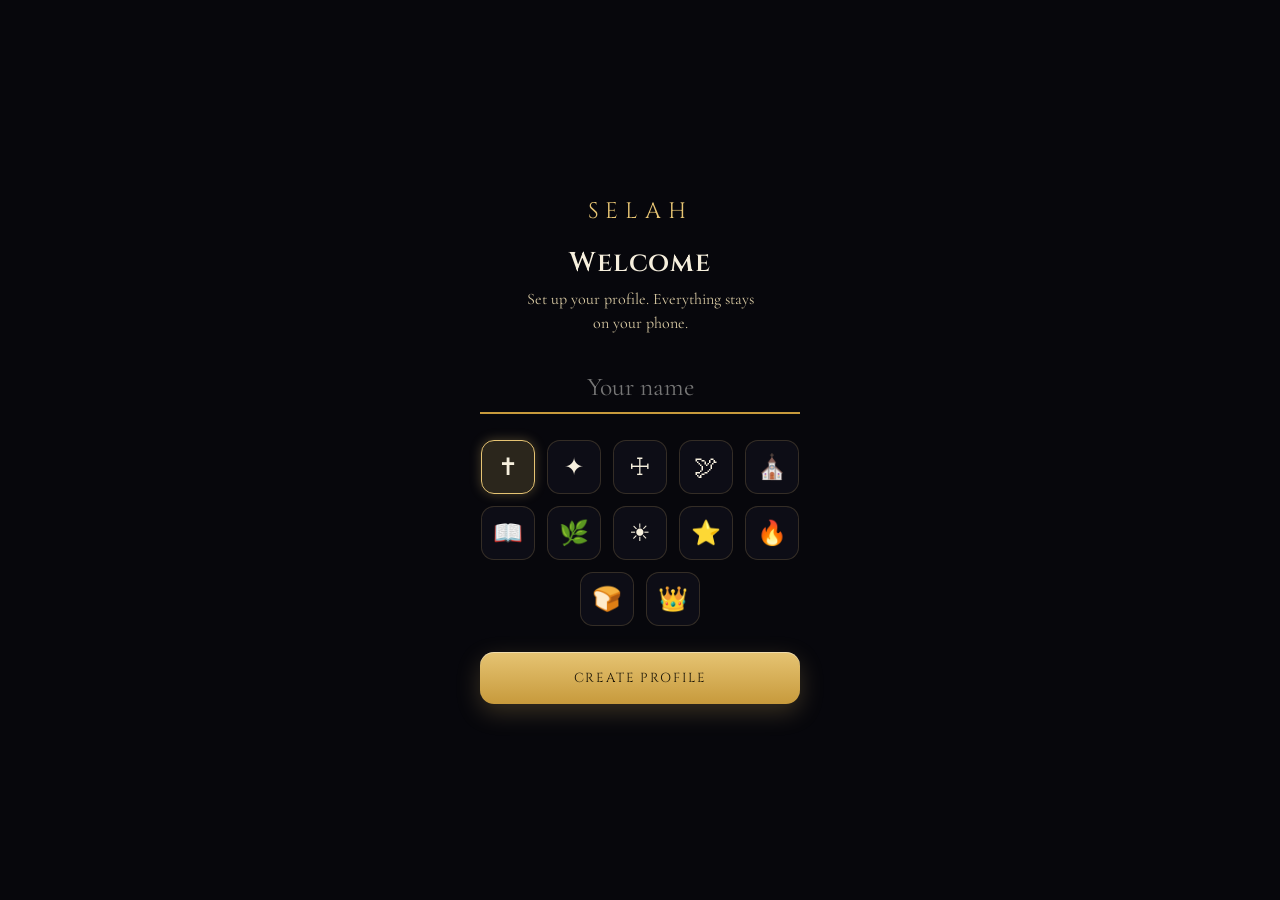
<file: index.html>
<!doctype html>
<html lang="en">
<head>
<meta charset="utf-8">
<meta name="viewport" content="width=device-width, initial-scale=1, maximum-scale=1, user-scalable=no, viewport-fit=cover">
<meta name="theme-color" content="#07070c">
<meta name="description" content="A doom-scroll Bible. Read the Word, hide it in your heart, and walk the road from Genesis to Revelation.">
<meta name="apple-mobile-web-app-capable" content="yes">
<meta name="mobile-web-app-capable" content="yes">
<meta name="apple-mobile-web-app-status-bar-style" content="black-translucent">
<meta name="apple-mobile-web-app-title" content="Selah">
<title>Selah — Scroll the Word</title>

<link rel="manifest" href="manifest.webmanifest">
<link rel="icon" href="assets/favicon.png" sizes="32x32">
<link rel="apple-touch-icon" href="assets/icon-180.png">
<link rel="apple-touch-icon" sizes="167x167" href="assets/icon-167.png">
<link rel="apple-touch-icon" sizes="152x152" href="assets/icon-152.png">
<link rel="apple-touch-icon" sizes="120x120" href="assets/icon-120.png">

<meta property="og:title" content="Selah — Scroll the Word">
<meta property="og:description" content="Doom-scroll the Bible. Memorize it. Walk from Genesis to Revelation.">
<meta property="og:image" content="assets/og.jpg">
<meta property="og:image:width" content="1200">
<meta property="og:image:height" content="630">
<meta property="og:type" content="website">
<meta name="twitter:card" content="summary_large_image">

<link rel="preconnect" href="https://fonts.googleapis.com">
<link rel="preconnect" href="https://fonts.gstatic.com" crossorigin>
<link href="https://fonts.googleapis.com/css2?family=Cinzel:wght@500;600;700&family=Cormorant+Garamond:ital,wght@0,400;0,500;0,600;1,500&display=swap" rel="stylesheet">
<link rel="stylesheet" href="styles.css">
</head>
<body>

<!-- gate: onboarding / profile picker / PIN lock -->
<div class="gate" id="gate"></div>

<!-- app shell -->
<div id="shell" style="display:none">

  <div class="topbar" id="topbar">
    <div class="brand"><b>SELAH</b><span>scroll the word</span></div>
    <button class="pill book" id="openSaved" aria-label="Kept verses">
      <svg viewBox="0 0 24 24"><path d="M6 3h12a1 1 0 0 1 1 1v17l-7-4-7 4V4a1 1 0 0 1 1-1z"/></svg>
      Kept
    </button>
  </div>

  <div id="app">
    <!-- READ -->
    <section class="view active" id="view-read">
      <main id="feed" aria-label="Scripture feed"></main>
      <div class="hint" id="hint">Swipe up ↑</div>
    </section>
    <!-- JOURNEY -->
    <section class="view" id="view-journey"><div class="scroll" id="journey-body"></div></section>
    <!-- LEARN -->
    <section class="view" id="view-learn"><div class="scroll" id="learn-body"></div></section>
    <!-- TRACK -->
    <section class="view" id="view-track"><div class="scroll" id="track-body"></div></section>
    <!-- ME -->
    <section class="view" id="view-me"><div class="scroll" id="me-body"></div></section>
  </div>

  <nav class="nav">
    <button data-go="read" class="active" aria-label="Read"><svg viewBox="0 0 24 24" fill="none" stroke="currentColor" stroke-width="1.6" stroke-linecap="round" stroke-linejoin="round"><path d="M4 5c3 0 6 1 8 2 2-1 5-2 8-2v14c-3 0-6 1-8 2-2-1-5-2-8-2V5z"/><path d="M12 7v12"/></svg><span class="l">Read</span></button>
    <button data-go="journey" aria-label="Journey"><svg viewBox="0 0 24 24" fill="none" stroke="currentColor" stroke-width="1.6" stroke-linecap="round" stroke-linejoin="round"><path d="M7 21c0-4 10-4 10-9S9 8 9 4"/><circle cx="9" cy="3.4" r="1.6"/><circle cx="17" cy="12" r="1.6"/><circle cx="7" cy="21" r="1.6"/></svg><span class="l">Journey</span></button>
    <button data-go="learn" aria-label="Learn"><svg viewBox="0 0 24 24" fill="none" stroke="currentColor" stroke-width="1.6" stroke-linecap="round" stroke-linejoin="round"><path d="M12 3l9 5-9 5-9-5 9-5z"/><path d="M6 10v5c0 1.5 3 3 6 3s6-1.5 6-3v-5"/></svg><span class="l">Learn</span></button>
    <button data-go="track" aria-label="Track"><svg viewBox="0 0 24 24" fill="none" stroke="currentColor" stroke-width="1.6" stroke-linecap="round" stroke-linejoin="round"><path d="M4 20V10M10 20V4M16 20v-7M22 20H2"/></svg><span class="l">Track</span></button>
    <button data-go="me" aria-label="Me"><svg viewBox="0 0 24 24" fill="none" stroke="currentColor" stroke-width="1.6" stroke-linecap="round" stroke-linejoin="round"><circle cx="12" cy="8" r="4"/><path d="M4 21c0-4 3.5-6 8-6s8 2 8 6"/></svg><span class="l">Me</span></button>
  </nav>
</div>

<!-- lesson runner -->
<div class="lesson" id="lesson">
  <div class="lesson-top">
    <button class="x" id="lessonX" aria-label="Close">×</button>
    <div class="progress"><i></i></div>
    <div class="hearts"><svg viewBox="0 0 24 24"><path d="M12 21s-7-4.35-9.5-8.5C.5 9 2 5.5 5.2 5.5c1.9 0 3.1 1.1 3.8 2.1.7-1 1.9-2.1 3.8-2.1C16 5.5 17.5 9 15.5 12.5 13 16.65 12 21 12 21z"/></svg><span id="hearts-n">5</span></div>
  </div>
  <div class="lesson-body"></div>
  <div class="lesson-foot"></div>
</div>

<!-- chapter reader -->
<div class="reader" id="reader"></div>

<!-- flashcards -->
<div class="cards" id="cards"></div>

<!-- kept verses -->
<section class="sheet" id="sheet">
  <div class="sheet-h"><h2>Kept verses</h2><button class="x" id="closeSaved">×</button></div>
  <div class="body" id="savedList"></div>
</section>

<!-- book / chapter picker -->
<section class="sheet" id="bookSheet"></section>

<!-- friends -->
<section class="sheet" id="friendSheet"></section>

<!-- add to home screen -->
<div class="install-bar" id="installBar">
  <img src="assets/icon-192.png" alt="">
  <div class="t"><b>Put Selah on your home screen</b><span id="installWhy">Full screen, offline, and daily reminders.</span></div>
  <button id="installGo">Install</button>
  <button class="x" id="installNo" aria-label="Dismiss">×</button>
</div>

<div class="toast" id="toast"></div>

<script src="config.js"></script>
<script src="data.js"></script>
<script src="journey.js"></script>
<script src="path.js"></script>
<script src="cards.js"></script>
<script src="share.js"></script>
<script src="push.js"></script>
<script src="sync.js"></script>
<script src="app.js"></script>
</body>
</html>
</file>
<file: styles.css>
/* ============================================================
   Selah — Stained Glass design system
   Display: Cinzel (lapidary caps)  ·  Body: Cormorant Garamond
   ============================================================ */

:root{
  /* leading / structure */
  --lead:#0a0a10;            /* came lines, near-black */
  --lead-2:#14141f;
  /* light on glass */
  --ink:#f6efdd;            /* backlit parchment */
  --ink-dim:#d8c9a3;
  /* gold leaf */
  --gold:#e6c473;
  --gold-2:#c79a3c;
  --gold-deep:#8a6d24;
  /* app chrome */
  --bg:#07070c;
  --panel:rgba(18,18,28,.72);
  --line:rgba(230,196,115,.18);
  --nav-h: 64px;
  font-synthesis-weight:none;
}

*{box-sizing:border-box; -webkit-tap-highlight-color:transparent; min-width:0;}
html,body{margin:0;height:100%;width:100%;max-width:100%;background:var(--bg);overscroll-behavior:none;overflow-x:hidden;}
body{
  color:var(--ink);
  font-family:"Cormorant Garamond","Iowan Old Style",Georgia,serif;
  -webkit-font-smoothing:antialiased;
  overflow:hidden;
}
.caps{ font-family:"Cinzel","Iowan Old Style",Georgia,serif; }
button{font-family:inherit;}
img{max-width:100%;}

/* ---------------- app shell / views ---------------- */
#app{height:100dvh;position:relative;width:100%;max-width:100%;overflow-x:hidden;}
.view{position:absolute;inset:0;display:none;overflow:hidden;}
.view.active{display:block;}
.scroll{height:100dvh;width:100%;max-width:100%;overflow-y:auto;overflow-x:hidden;-webkit-overflow-scrolling:touch;
  padding:calc(env(safe-area-inset-top) + 74px) 20px calc(var(--nav-h) + env(safe-area-inset-bottom) + 30px);}

/* ============================================================
   READ — the doom-scroll feed (stained-glass windows)
   ============================================================ */
#feed{height:100dvh;overflow-y:scroll;scroll-snap-type:y mandatory;scroll-behavior:smooth;
  -webkit-overflow-scrolling:touch;scrollbar-width:none;}
#feed::-webkit-scrollbar{display:none;}

.pane{
  position:relative;height:100dvh;scroll-snap-align:start;scroll-snap-stop:always;
  display:flex;flex-direction:column;justify-content:center;
  padding:calc(env(safe-area-inset-top) + 96px) clamp(26px,7vw,64px) calc(var(--nav-h) + env(safe-area-inset-bottom) + 92px);
  overflow:hidden;isolation:isolate;
}
/* jewel field set inline via --field/--glow */
.pane .field{position:absolute;inset:0;z-index:0;background:var(--field);}
/* backlit glow through the glass */
.pane .field::before{content:"";position:absolute;inset:0;
  background:radial-gradient(90% 55% at 50% 38%, var(--glow), rgba(0,0,0,0) 70%);
  mix-blend-mode:screen;animation:breathe 12s ease-in-out infinite alternate;}
@keyframes breathe{from{opacity:.72;transform:scale(1);}to{opacity:1;transform:scale(1.06);}}
/* quarry-glass leaded lattice overlay */
.pane .lead{position:absolute;inset:0;z-index:1;pointer-events:none;opacity:.5;
  background-image:
    repeating-linear-gradient(60deg, rgba(0,0,0,.22) 0 1px, transparent 1px 46px),
    repeating-linear-gradient(-60deg, rgba(0,0,0,.22) 0 1px, transparent 1px 46px),
    repeating-linear-gradient(60deg, rgba(230,196,115,.05) 0 1px, transparent 1px 46px),
    repeating-linear-gradient(-60deg, rgba(230,196,115,.05) 0 1px, transparent 1px 46px);
  mask-image:radial-gradient(120% 90% at 50% 40%, #000 55%, transparent 100%);}
/* vignette + grain */
.pane .frost{position:absolute;inset:0;z-index:1;pointer-events:none;
  box-shadow:inset 0 0 220px 50px rgba(0,0,0,.6);
  background-image:url("data:image/svg+xml;utf8,<svg xmlns='http://www.w3.org/2000/svg' width='120' height='120'><filter id='n'><feTurbulence type='fractalNoise' baseFrequency='.9' numOctaves='2'/></filter><rect width='100%25' height='100%25' filter='url(%23n)' opacity='.04'/></svg>");}

.pane > .content{position:relative;z-index:2;}

/* pointed-arch gold header holding the reference */
.arch{display:flex;flex-direction:column;align-items:flex-start;gap:14px;margin-bottom:clamp(20px,4vh,38px);
  opacity:0;transform:translateY(10px);}
.arch svg{width:38px;height:46px;overflow:visible;}
.arch .ref{font-size:.7rem;letter-spacing:.36em;text-transform:uppercase;color:var(--gold);font-weight:600;}
.pane .verse{
  font-size:clamp(1.75rem,4.6vw + 1rem,3.3rem);line-height:1.3;font-weight:500;
  letter-spacing:.004em;max-width:15.5em;text-wrap:balance;color:var(--ink);
  text-shadow:0 2px 34px rgba(0,0,0,.4);opacity:0;transform:translateY(16px);}
.pane .verse .drop{float:left;font-family:"Cinzel",serif;font-size:2.7em;line-height:.8;
  padding:.04em .14em 0 0;color:var(--gold);text-shadow:0 2px 20px rgba(230,196,115,.4);}
.pane .trans{margin-top:22px;font-size:.62rem;letter-spacing:.3em;text-transform:uppercase;color:var(--ink-dim);opacity:.6;
  opacity:0;}

.pane.live .arch{animation:rise .7s .04s cubic-bezier(.2,.8,.2,1) forwards;}
.pane.live .verse{animation:rise .8s .12s cubic-bezier(.2,.8,.2,1) forwards;}
.pane.live .trans{animation:fade .9s .5s ease forwards;}
@keyframes rise{to{opacity:1;transform:none;}}
@keyframes fade{to{opacity:.55;}}

/* right rail */
.rail{position:absolute;right:clamp(12px,4vw,20px);
  bottom:calc(var(--nav-h) + env(safe-area-inset-bottom) + 26px);
  display:flex;flex-direction:column;gap:20px;z-index:3;}
.rail button{all:unset;cursor:pointer;display:flex;flex-direction:column;align-items:center;gap:5px;width:46px;color:var(--ink);}
.rail svg{width:26px;height:26px;filter:drop-shadow(0 2px 6px rgba(0,0,0,.6));transition:transform .18s;}
.rail button:active svg{transform:scale(.8);}
.rail .lab{font-size:.58rem;letter-spacing:.06em;opacity:.82;font-family:ui-sans-serif,system-ui,sans-serif;}
.rail button.on svg{color:var(--gold);}
.rail button.on .lab{color:var(--gold);opacity:1;}
@keyframes pop{40%{transform:scale(1.3);}70%{transform:scale(.88);}100%{transform:scale(1);}}
.rail button.burst svg{animation:pop .4s ease;}

/* ---------------- top bar ---------------- */
.topbar{position:fixed;top:0;left:0;right:0;z-index:6;display:flex;align-items:center;justify-content:space-between;
  padding:calc(env(safe-area-inset-top) + 16px) 20px 12px;
  background:linear-gradient(to bottom, rgba(4,4,8,.6), rgba(4,4,8,0));pointer-events:none;}
.topbar *{pointer-events:auto;}
.brand{display:flex;align-items:baseline;gap:.55em;}
.brand b{font-family:"Cinzel",serif;font-size:1.12rem;font-weight:600;letter-spacing:.24em;color:var(--ink);}
.brand span{font-size:.54rem;letter-spacing:.34em;text-transform:uppercase;color:var(--gold);opacity:.85;}
.pill{all:unset;cursor:pointer;display:flex;align-items:center;gap:6px;color:var(--ink);
  font-family:ui-sans-serif,system-ui,sans-serif;font-size:.72rem;letter-spacing:.04em;padding:7px 13px;border-radius:999px;
  background:rgba(230,196,115,.08);border:1px solid var(--line);backdrop-filter:blur(8px);-webkit-backdrop-filter:blur(8px);}
.pill svg{width:14px;height:14px;stroke:var(--gold);fill:none;}
.pill.book svg{fill:var(--gold);stroke:none;}

/* ---------------- bottom nav ---------------- */
.nav{position:fixed;left:0;right:0;bottom:0;z-index:7;height:calc(var(--nav-h) + env(safe-area-inset-bottom));
  padding-bottom:env(safe-area-inset-bottom);display:flex;
  background:linear-gradient(to top, rgba(6,6,11,.96), rgba(6,6,11,.86));
  border-top:1px solid var(--line);backdrop-filter:blur(14px);-webkit-backdrop-filter:blur(14px);}
.nav button{all:unset;cursor:pointer;flex:1;display:flex;flex-direction:column;align-items:center;justify-content:center;gap:3px;
  color:var(--ink-dim);opacity:.6;transition:.2s;height:var(--nav-h);}
.nav button svg{width:23px;height:23px;stroke:currentColor;fill:none;stroke-width:1.6;}
.nav button .l{font-size:.56rem;letter-spacing:.18em;text-transform:uppercase;font-family:"Cinzel",serif;}
.nav button.active{color:var(--gold);opacity:1;}
.nav button.active svg{filter:drop-shadow(0 0 8px rgba(230,196,115,.5));}

/* ---------------- page headers (Learn/Track/Me) ---------------- */
.page-h{margin:2px 0 22px;}
.page-h .eyebrow{font-family:"Cinzel",serif;font-size:.6rem;letter-spacing:.34em;text-transform:uppercase;color:var(--gold);}
.page-h h1{font-family:"Cinzel",serif;font-weight:600;font-size:1.9rem;letter-spacing:.03em;margin:.28em 0 0;}
.page-h p{margin:.5em 0 0;color:var(--ink-dim);font-size:1.05rem;line-height:1.5;max-width:34ch;}

/* glass card */
.gc{position:relative;border:1px solid var(--line);border-radius:16px;overflow:hidden;
  background:linear-gradient(160deg, rgba(230,196,115,.05), rgba(20,20,32,.5));}
.gc::before{content:"";position:absolute;inset:0;pointer-events:none;
  background:radial-gradient(120% 80% at 20% 0%, rgba(230,196,115,.08), transparent 60%);}

/* ============================================================
   LEARN (Duolingo-style)
   ============================================================ */
.streak-band{display:flex;gap:12px;margin-bottom:20px;}
.stat-chip{flex:1;padding:16px 14px;border-radius:14px;border:1px solid var(--line);
  background:linear-gradient(160deg,rgba(230,196,115,.06),rgba(20,20,32,.5));text-align:center;}
.stat-chip .n{font-family:"Cinzel",serif;font-size:1.55rem;color:var(--gold);line-height:1;}
.stat-chip .k{font-size:.6rem;letter-spacing:.16em;text-transform:uppercase;color:var(--ink-dim);margin-top:8px;
  font-family:ui-sans-serif,system-ui,sans-serif;}

.goal-ring{display:flex;align-items:center;gap:18px;padding:18px;margin-bottom:20px;border-radius:16px;
  border:1px solid var(--line);background:linear-gradient(160deg,rgba(230,196,115,.05),rgba(20,20,32,.5));}
.goal-ring svg{width:74px;height:74px;flex:none;}
.goal-ring .t b{font-family:"Cinzel",serif;font-size:1.15rem;display:block;}
.goal-ring .t span{color:var(--ink-dim);font-size:.95rem;}

.cta{all:unset;box-sizing:border-box;cursor:pointer;display:block;width:100%;text-align:center;
  padding:17px;border-radius:14px;font-family:"Cinzel",serif;letter-spacing:.14em;text-transform:uppercase;font-size:.82rem;
  color:#1a1406;background:linear-gradient(180deg,var(--gold),var(--gold-2));
  box-shadow:0 8px 24px rgba(230,196,115,.22), inset 0 1px 0 rgba(255,255,255,.4);}
.cta:active{transform:translateY(1px);}
.cta.ghost{background:none;color:var(--gold);border:1px solid var(--line);box-shadow:none;}
.cta.sm{padding:12px;font-size:.72rem;}

/* deck list */
.deck{margin-top:24px;}
.deck h3{font-family:"Cinzel",serif;font-size:.68rem;letter-spacing:.24em;text-transform:uppercase;color:var(--ink-dim);margin:0 0 12px;}
.vrow{display:flex;align-items:center;gap:14px;padding:14px 4px;border-bottom:1px solid rgba(230,196,115,.1);}
.vrow .dot{width:10px;height:10px;border-radius:50%;flex:none;background:#3a3a48;}
.vrow .dot.learning{background:var(--gold-2);}
.vrow .dot.mastered{background:#4fae8a;box-shadow:0 0 8px rgba(79,174,138,.6);}
.vrow .r{flex:1;}
.vrow .r b{font-family:"Cinzel",serif;font-size:.82rem;letter-spacing:.05em;}
.vrow .r span{display:block;color:var(--ink-dim);font-size:.92rem;margin-top:2px;
  white-space:nowrap;overflow:hidden;text-overflow:ellipsis;max-width:60vw;}
.vrow .due{font-size:.6rem;letter-spacing:.1em;text-transform:uppercase;color:var(--ink-dim);
  font-family:ui-sans-serif,system-ui,sans-serif;}

/* ---------------- lesson runner (full screen overlay) ---------------- */
.lesson{position:fixed;inset:0;z-index:40;background:var(--bg);display:none;flex-direction:column;
  padding:calc(env(safe-area-inset-top) + 14px) 20px calc(env(safe-area-inset-bottom) + 20px);}
.lesson.open{display:flex;}
.lesson-top{display:flex;align-items:center;gap:14px;margin-bottom:26px;}
.lesson-top .x{all:unset;cursor:pointer;font-size:1.6rem;color:var(--ink-dim);line-height:1;width:26px;}
.progress{flex:1;height:10px;border-radius:999px;background:rgba(230,196,115,.12);overflow:hidden;}
.progress i{display:block;height:100%;width:0;background:linear-gradient(90deg,var(--gold-2),var(--gold));transition:width .35s;}
.hearts{display:flex;align-items:center;gap:4px;color:var(--gold);font-family:ui-sans-serif,system-ui;font-size:.9rem;}
.hearts svg{width:18px;height:18px;fill:var(--gold);}

.lesson-body{flex:1;display:flex;flex-direction:column;justify-content:center;min-height:0;overflow-y:auto;}
.q-kind{font-family:"Cinzel",serif;font-size:.64rem;letter-spacing:.28em;text-transform:uppercase;color:var(--gold);margin-bottom:16px;}
.q-ref{font-family:"Cinzel",serif;font-size:1.3rem;letter-spacing:.05em;margin-bottom:20px;}
.q-prompt{font-size:1.5rem;line-height:1.42;margin-bottom:26px;}
.q-prompt .blank{display:inline-block;min-width:64px;border-bottom:2px solid var(--gold-2);margin:0 3px;color:var(--gold);text-align:center;}
.q-prompt .blank.filled{border-bottom-color:var(--gold);}

/* answer / reveal */
.reveal{font-size:1.5rem;line-height:1.42;color:var(--ink);padding:18px;border-radius:14px;
  border:1px solid var(--line);background:rgba(230,196,115,.05);margin-bottom:8px;}
.rate{display:grid;grid-template-columns:repeat(2,1fr);gap:10px;margin-top:16px;}
.rate button{all:unset;box-sizing:border-box;cursor:pointer;text-align:center;padding:14px;border-radius:12px;border:1px solid var(--line);
  font-family:ui-sans-serif,system-ui,sans-serif;font-size:.85rem;color:var(--ink);}
.rate button small{display:block;color:var(--ink-dim);font-size:.62rem;margin-top:4px;letter-spacing:.05em;}
.rate button[data-q="again"]{border-color:rgba(210,90,80,.4);color:#e59b93;}
.rate button[data-q="easy"]{border-color:rgba(79,174,138,.4);color:#7fd4b3;}

/* word tiles */
.bank{display:flex;flex-wrap:wrap;gap:9px;margin-top:8px;}
.tile{all:unset;cursor:pointer;padding:10px 15px;border-radius:11px;border:1px solid var(--line);
  background:linear-gradient(180deg,rgba(230,196,115,.08),rgba(20,20,32,.6));font-size:1.15rem;color:var(--ink);
  box-shadow:0 3px 0 rgba(0,0,0,.4);}
.tile:active{transform:translateY(2px);box-shadow:0 1px 0 rgba(0,0,0,.4);}
.tile.used{opacity:.28;pointer-events:none;}
.answer-line{display:flex;flex-wrap:wrap;gap:9px;min-height:52px;padding:12px;border-radius:12px;
  border:1px dashed var(--line);margin-bottom:20px;align-content:flex-start;}
.answer-line .tile{box-shadow:none;background:rgba(230,196,115,.14);}

/* multiple choice */
.choices{display:flex;flex-direction:column;gap:11px;margin-top:8px;}
.choice{all:unset;box-sizing:border-box;width:100%;cursor:pointer;padding:16px 18px;border-radius:13px;border:1px solid var(--line);
  background:linear-gradient(160deg,rgba(230,196,115,.05),rgba(20,20,32,.5));font-size:1.15rem;}
.choice.correct{border-color:#4fae8a;background:rgba(79,174,138,.16);}
.choice.wrong{border-color:#d25a50;background:rgba(210,90,80,.16);}

.lesson-foot{padding-top:14px;}
.feedback{padding:16px 18px;border-radius:13px;margin-bottom:12px;display:none;}
.feedback.show{display:block;animation:rise .3s ease;}
.feedback.good{background:rgba(79,174,138,.14);border:1px solid rgba(79,174,138,.4);color:#9fe0c4;}
.feedback.bad{background:rgba(210,90,80,.14);border:1px solid rgba(210,90,80,.4);color:#f0a89f;}
.feedback b{font-family:"Cinzel",serif;letter-spacing:.06em;display:block;margin-bottom:4px;}
.feedback small{color:var(--ink-dim);}

/* lesson complete */
.done-card{text-align:center;padding:20px;}
.done-card .halo{font-size:3.4rem;margin-bottom:10px;}
.done-card h2{font-family:"Cinzel",serif;font-size:1.7rem;letter-spacing:.04em;margin:0 0 6px;}
.done-card p{color:var(--ink-dim);font-size:1.05rem;margin:0 0 22px;}
.done-stats{display:flex;gap:12px;margin-bottom:22px;}

/* ============================================================
   TRACK
   ============================================================ */
.big-ring{display:flex;flex-direction:column;align-items:center;padding:8px 0 20px;}
.big-ring svg{width:190px;height:190px;}
.big-ring .center{position:absolute;text-align:center;}
.big-ring .center b{font-family:"Cinzel",serif;font-size:2.6rem;color:var(--gold);line-height:1;}
.big-ring .center span{display:block;font-size:.62rem;letter-spacing:.2em;text-transform:uppercase;color:var(--ink-dim);margin-top:6px;
  font-family:ui-sans-serif,system-ui,sans-serif;}
.ring-wrap{position:relative;display:flex;align-items:center;justify-content:center;}

.grid2{display:grid;grid-template-columns:1fr 1fr;gap:12px;margin:8px 0 24px;}
.metric{padding:18px;border-radius:14px;border:1px solid var(--line);
  background:linear-gradient(160deg,rgba(230,196,115,.05),rgba(20,20,32,.5));}
.metric .n{font-family:"Cinzel",serif;font-size:1.8rem;color:var(--ink);line-height:1;}
.metric .n small{font-size:.9rem;color:var(--ink-dim);}
.metric .k{font-size:.62rem;letter-spacing:.16em;text-transform:uppercase;color:var(--ink-dim);margin-top:9px;
  font-family:ui-sans-serif,system-ui,sans-serif;}

.heat{margin-top:8px;}
.heat h3{font-family:"Cinzel",serif;font-size:.66rem;letter-spacing:.24em;text-transform:uppercase;color:var(--ink-dim);margin:0 0 14px;}
.heatgrid{display:grid;grid-auto-flow:column;grid-template-rows:repeat(7,1fr);gap:4px;overflow-x:auto;padding-bottom:6px;}
.heatgrid i{width:13px;height:13px;border-radius:3px;background:rgba(230,196,115,.08);}
.heatgrid i[data-l="1"]{background:rgba(230,196,115,.3);}
.heatgrid i[data-l="2"]{background:rgba(230,196,115,.55);}
.heatgrid i[data-l="3"]{background:var(--gold);box-shadow:0 0 6px rgba(230,196,115,.5);}

/* ============================================================
   ME / profile
   ============================================================ */
.me-head{display:flex;align-items:center;gap:16px;margin-bottom:26px;}
.avatar{width:64px;height:64px;border-radius:16px;flex:none;display:flex;align-items:center;justify-content:center;
  font-family:"Cinzel",serif;font-size:1.7rem;color:#1a1406;
  background:linear-gradient(150deg,var(--gold),var(--gold-2));box-shadow:0 6px 20px rgba(230,196,115,.25);position:relative;overflow:hidden;}
.avatar::after{content:"";position:absolute;inset:0;
  background:repeating-linear-gradient(60deg,rgba(0,0,0,.14) 0 1px,transparent 1px 12px),repeating-linear-gradient(-60deg,rgba(0,0,0,.14) 0 1px,transparent 1px 12px);}
.me-head .who b{font-family:"Cinzel",serif;font-size:1.35rem;display:block;letter-spacing:.03em;}
.me-head .who span{color:var(--ink-dim);font-size:.95rem;}

.setting{display:flex;align-items:center;justify-content:space-between;gap:14px;padding:16px 2px;border-bottom:1px solid rgba(230,196,115,.1);}
.setting .lab b{display:block;font-size:1.05rem;}
.setting .lab span{color:var(--ink-dim);font-size:.85rem;}
.setting select,.setting input[type=number]{font-family:ui-sans-serif,system-ui,sans-serif;background:rgba(20,20,32,.7);
  color:var(--ink);border:1px solid var(--line);border-radius:10px;padding:9px 12px;font-size:.9rem;}
.seg{display:flex;border:1px solid var(--line);border-radius:11px;overflow:hidden;}
.seg button{all:unset;cursor:pointer;padding:9px 13px;font-size:.78rem;color:var(--ink-dim);
  font-family:ui-sans-serif,system-ui,sans-serif;}
.seg button.on{background:linear-gradient(180deg,var(--gold),var(--gold-2));color:#1a1406;font-weight:600;}

.link-row{display:flex;justify-content:space-between;align-items:center;padding:15px 2px;border-bottom:1px solid rgba(230,196,115,.1);
  cursor:pointer;}
.link-row span{color:var(--ink);} .link-row small{color:var(--ink-dim);}
.danger{color:#e59b93 !important;}

/* ============================================================
   overlays: sheets, lock, onboarding, toast
   ============================================================ */
.sheet{position:fixed;inset:0;z-index:30;background:rgba(5,5,10,.86);backdrop-filter:blur(16px);-webkit-backdrop-filter:blur(16px);
  display:flex;flex-direction:column;transform:translateY(100%);transition:transform .34s cubic-bezier(.2,.8,.2,1);}
.sheet.open{transform:none;}
.sheet-h{display:flex;align-items:center;justify-content:space-between;padding:calc(env(safe-area-inset-top) + 22px) 22px 12px;}
.sheet-h h2{font-family:"Cinzel",serif;margin:0;font-size:1.35rem;letter-spacing:.04em;font-weight:600;}
.sheet-h .x{all:unset;cursor:pointer;font-size:1.7rem;color:var(--ink-dim);}
.sheet .body{overflow-y:auto;padding:6px 22px calc(env(safe-area-inset-bottom) + 30px);}
.saved-item{padding:20px 0;border-top:1px solid rgba(230,196,115,.1);}
.saved-item .r{font-family:"Cinzel",serif;font-size:.62rem;letter-spacing:.26em;text-transform:uppercase;color:var(--gold);margin-bottom:9px;}
.saved-item .t{font-size:1.18rem;line-height:1.42;}
.saved-item button{all:unset;cursor:pointer;color:var(--ink-dim);font-size:.72rem;margin-top:10px;letter-spacing:.05em;
  font-family:ui-sans-serif,system-ui,sans-serif;}
.empty{color:var(--ink-dim);text-align:center;padding:20vh 30px;line-height:1.6;}
.empty b{display:block;color:var(--ink);font-family:"Cinzel",serif;font-size:1.2rem;margin-bottom:10px;letter-spacing:.04em;}

/* lock + onboarding (centered) */
.gate{position:fixed;inset:0;z-index:50;background:var(--bg);display:none;flex-direction:column;align-items:center;justify-content:center;
  padding:40px 30px;text-align:center;}
.gate.open{display:flex;}
.gate .mark{font-family:"Cinzel",serif;font-size:1.4rem;letter-spacing:.3em;color:var(--gold);margin-bottom:6px;}
.gate h2{font-family:"Cinzel",serif;font-weight:600;font-size:1.7rem;margin:12px 0 6px;letter-spacing:.03em;}
.gate p{color:var(--ink-dim);margin:0 0 26px;max-width:30ch;line-height:1.5;}
.pin-dots{display:flex;gap:14px;margin:6px 0 30px;}
.pin-dots i{width:15px;height:15px;border-radius:50%;border:1.5px solid var(--gold-2);}
.pin-dots i.on{background:var(--gold);border-color:var(--gold);box-shadow:0 0 10px rgba(230,196,115,.5);}
.keypad{display:grid;grid-template-columns:repeat(3,72px);gap:16px;}
.keypad button{all:unset;cursor:pointer;width:72px;height:72px;border-radius:50%;display:flex;align-items:center;justify-content:center;
  font-family:"Cinzel",serif;font-size:1.5rem;color:var(--ink);border:1px solid var(--line);
  background:linear-gradient(160deg,rgba(230,196,115,.05),rgba(20,20,32,.5));}
.keypad button:active{background:rgba(230,196,115,.16);}
.keypad button.blank{border:none;background:none;pointer-events:none;}
.gate input.tf{font-family:"Cormorant Garamond",serif;text-align:center;font-size:1.6rem;color:var(--ink);
  background:none;border:none;border-bottom:2px solid var(--gold-2);padding:10px;width:min(320px,80vw);margin-bottom:26px;}
.gate input.tf:focus{outline:none;border-bottom-color:var(--gold);}
.avatar-pick{display:flex;gap:12px;flex-wrap:wrap;justify-content:center;margin-bottom:26px;max-width:320px;}
.avatar-pick button{all:unset;cursor:pointer;width:52px;height:52px;border-radius:13px;display:flex;align-items:center;justify-content:center;
  font-size:1.5rem;border:1px solid var(--line);background:rgba(20,20,32,.5);}
.avatar-pick button.on{border-color:var(--gold);background:rgba(230,196,115,.16);box-shadow:0 0 12px rgba(230,196,115,.3);}
.profile-list{display:flex;flex-direction:column;gap:12px;width:min(340px,86vw);margin-bottom:22px;}
.profile-list button{all:unset;cursor:pointer;display:flex;align-items:center;gap:14px;padding:14px 16px;border-radius:14px;
  border:1px solid var(--line);background:linear-gradient(160deg,rgba(230,196,115,.05),rgba(20,20,32,.5));}
.profile-list .av{width:44px;height:44px;border-radius:11px;display:flex;align-items:center;justify-content:center;font-size:1.3rem;
  background:linear-gradient(150deg,var(--gold),var(--gold-2));color:#1a1406;font-family:"Cinzel",serif;}
.profile-list b{font-family:"Cinzel",serif;letter-spacing:.03em;}

.toast{position:fixed;left:50%;bottom:calc(var(--nav-h) + env(safe-area-inset-bottom) + 22px);transform:translate(-50%,20px);
  background:rgba(16,14,10,.95);color:var(--ink);border:1px solid var(--line);padding:11px 20px;border-radius:999px;
  font-size:.82rem;z-index:60;font-family:ui-sans-serif,system-ui,sans-serif;opacity:0;pointer-events:none;transition:.25s;
  box-shadow:0 12px 40px rgba(0,0,0,.5);}
.toast.show{opacity:1;transform:translate(-50%,0);}

.hint{position:fixed;left:0;right:0;bottom:calc(var(--nav-h) + env(safe-area-inset-bottom) + 18px);text-align:center;z-index:5;
  pointer-events:none;color:var(--ink-dim);font-size:.62rem;letter-spacing:.28em;text-transform:uppercase;
  font-family:ui-sans-serif,system-ui,sans-serif;animation:hintPulse 2.4s ease-in-out infinite;transition:opacity .5s;}
@keyframes hintPulse{0%,100%{opacity:.3;transform:translateY(0);}50%{opacity:.85;transform:translateY(4px);}}

/* ============================================================
   THE HOUSE — leaded glass behind every page, not just the feed
   ============================================================ */
body::before{content:"";position:fixed;inset:0;z-index:-2;pointer-events:none;
  background-image:url("assets/glass-bg.jpg");background-size:cover;background-position:center;
  opacity:.16;}
body::after{content:"";position:fixed;inset:0;z-index:-1;pointer-events:none;
  background:radial-gradient(120% 80% at 50% 0%, rgba(230,196,115,.07), transparent 55%),
             radial-gradient(100% 60% at 50% 100%, rgba(0,0,0,.6), transparent 60%);}
.view .scroll{background:transparent;}
/* a hairline of gold under every page title, like the base of a window */
.page-h{padding-bottom:16px;border-bottom:1px solid rgba(230,196,115,.14);}

/* ============================================================
   THE WINDOWS — a real cathedral window behind every verse
   ============================================================ */
.pane.photo{justify-content:flex-end;}          /* let the glass breathe, text sits low */
.pane.photo .glass{position:absolute;inset:0;z-index:0;
  background-image:var(--win);background-size:cover;background-position:center 38%;
  animation:kenburns 26s ease-in-out infinite alternate;}
@keyframes kenburns{from{transform:scale(1.02);}to{transform:scale(1.11);}}
/* the jewel tint bleeds through the leading, tying every window to one palette */
.pane.photo .field{background:var(--field);opacity:.32;mix-blend-mode:color;z-index:1;}
.pane.photo .field::before{opacity:.5;}
.pane.photo .frost{z-index:2;box-shadow:inset 0 0 200px 60px rgba(0,0,0,.72);}
/* the scrim is what makes the type readable no matter what the glass is doing */
.pane.photo .scrim{position:absolute;inset:0;z-index:2;pointer-events:none;
  background:linear-gradient(to bottom,
    rgba(4,4,9,.74) 0%, rgba(4,4,9,.20) 24%, rgba(4,4,9,.42) 46%,
    rgba(4,4,9,.82) 64%, rgba(4,4,9,.95) 80%, rgba(4,4,9,.98) 100%);}
.pane.photo > .content{z-index:3;}
.pane.photo .verse{font-size:clamp(1.6rem,3.9vw + .9rem,2.7rem);
  text-shadow:0 2px 24px rgba(0,0,0,.95), 0 0 60px rgba(0,0,0,.7);}
.pane.photo .trans{opacity:0;}
.pane.photo.live .trans{animation:fade .9s .5s ease forwards;}
.dot-sep{opacity:.5;margin:0 .3em;}

/* ============================================================
   JOURNEY — the road from Genesis to Revelation
   ============================================================ */
#view-journey .scroll{padding-top:calc(env(safe-area-inset-top) + 26px);}

.j-hero{padding:20px;margin-bottom:26px;
  background-image:linear-gradient(180deg,rgba(7,7,12,.72),rgba(7,7,12,.93)),url("assets/road.jpg");
  background-size:cover;background-position:center 22%;}
.j-hero-top{display:flex;gap:10px;margin-bottom:16px;position:relative;z-index:1;}
.j-hero-top>div{flex:1;text-align:center;}
.j-hero-top b{display:block;font-size:1.3rem;color:var(--gold);line-height:1;}
.j-hero-top span{display:block;font-size:.58rem;letter-spacing:.14em;text-transform:uppercase;color:var(--ink-dim);margin-top:7px;
  font-family:ui-sans-serif,system-ui,sans-serif;}
.j-bar{height:12px;border-radius:999px;background:rgba(230,196,115,.12);overflow:hidden;margin-bottom:18px;
  border:1px solid var(--line);position:relative;z-index:1;}
.j-bar.sm{height:8px;margin:4px 0 20px;}
.j-bar i{display:block;height:100%;border-radius:999px;
  background:linear-gradient(90deg,var(--gold-2),var(--gold));box-shadow:0 0 14px rgba(230,196,115,.45);
  transition:width .5s cubic-bezier(.2,.8,.2,1);}
.j-hero .cta{position:relative;z-index:1;}

.j-path{position:relative;margin:8px -6px 40px;}
.j-road{position:absolute;inset:0;width:100%;height:100%;overflow:visible;}
.j-road .road-base{fill:none;stroke:rgba(230,196,115,.16);stroke-width:26;stroke-linecap:round;stroke-linejoin:round;}
.j-road .road-inner{fill:none;stroke:rgba(230,196,115,.3);stroke-width:2;stroke-linecap:round;stroke-dasharray:1 11;}

.j-banner{position:absolute;left:0;right:0;text-align:center;pointer-events:none;}
.j-banner b{display:inline-block;font-size:.66rem;letter-spacing:.28em;text-transform:uppercase;color:var(--gold);
  padding:8px 20px;border-radius:999px;border:1px solid var(--line);
  background:linear-gradient(160deg,var(--glass),rgba(7,7,12,.9));box-shadow:0 6px 22px rgba(0,0,0,.5);}
.j-banner span{display:block;font-size:.82rem;color:var(--ink-dim);margin-top:7px;}

.j-node{all:unset;cursor:pointer;position:absolute;transform:translateX(-50%);
  display:flex;flex-direction:column;align-items:center;width:120px;}
.j-node .face{width:62px;height:62px;border-radius:50%;display:flex;align-items:center;justify-content:center;
  font-family:"Cinzel",serif;font-size:1.05rem;letter-spacing:.02em;color:var(--ink);
  background:linear-gradient(165deg,var(--glass),rgba(10,10,18,.95));
  border:2px solid rgba(10,10,16,.9);
  box-shadow:0 7px 0 rgba(0,0,0,.55), inset 0 2px 8px rgba(255,255,255,.12);position:relative;z-index:1;}
/* completion ring drawn behind the medallion */
.j-node .ring{position:absolute;top:-9px;left:50%;transform:translateX(-50%);
  width:80px;height:80px;border-radius:50%;
  background:conic-gradient(var(--gold) var(--deg), rgba(230,196,115,.14) 0);
  box-shadow:0 0 14px rgba(230,196,115,.18);}
.j-node .nm{margin-top:9px;font-size:.7rem;letter-spacing:.04em;color:var(--ink-dim);text-align:center;line-height:1.25;
  font-family:ui-sans-serif,system-ui,sans-serif;text-shadow:0 2px 6px rgba(0,0,0,.9);}
.j-node .cnt{font-size:.58rem;color:var(--gold);opacity:.75;margin-top:2px;font-family:ui-sans-serif,system-ui,sans-serif;}
.j-node:active .face{transform:translateY(3px);box-shadow:0 4px 0 rgba(0,0,0,.55);}
.j-node.done .face{color:var(--gold);box-shadow:0 7px 0 rgba(0,0,0,.55), 0 0 26px rgba(230,196,115,.4);}
.j-node.done .nm{color:var(--gold);}
.j-node.locked{cursor:default;}
.j-node.locked .face{opacity:.34;filter:saturate(.2);}
.j-node.locked .nm{opacity:.4;}
.j-node.locked .ring{opacity:.25;}

.pilgrim{position:absolute;width:56px;height:70px;pointer-events:none;transform:translateX(-50%);
  filter:drop-shadow(0 8px 14px rgba(0,0,0,.75));z-index:2;animation:bob 1.9s ease-in-out infinite;}
.pilgrim svg,.pilgrim img{width:100%;height:100%;object-fit:contain;}
@keyframes bob{0%,100%{transform:translateX(-50%) translateY(0);}50%{transform:translateX(-50%) translateY(-6px);}}
.pilgrim .leg.l{animation:step 1.9s ease-in-out infinite;}
.pilgrim .leg.r{animation:step 1.9s ease-in-out infinite reverse;}
@keyframes step{0%,100%{transform:rotate(-9deg);}50%{transform:rotate(9deg);}}
.pilgrim svg .leg{transform-origin:19px 42px;transform-box:fill-box;}

/* chapter stones */
.chips{display:grid;grid-template-columns:repeat(auto-fill,minmax(46px,1fr));gap:9px;margin-bottom:26px;}
.chip{all:unset;box-sizing:border-box;cursor:pointer;text-align:center;padding:12px 0;border-radius:11px;
  border:1px solid var(--line);font-family:ui-sans-serif,system-ui,sans-serif;font-size:.82rem;color:var(--ink-dim);
  background:rgba(20,20,32,.5);}
.chip.on{color:#1a1406;font-weight:600;background:linear-gradient(180deg,var(--gold),var(--gold-2));border-color:var(--gold);}
.chip:active{transform:translateY(1px);}
.j-finished{text-align:center;color:var(--gold);letter-spacing:.2em;text-transform:uppercase;font-size:.72rem;padding:18px;
  border:1px solid var(--line);border-radius:14px;background:rgba(230,196,115,.06);}
.sheet-h small{display:block;color:var(--ink-dim);font-size:.8rem;margin-top:5px;}

/* ============================================================
   LEARN — rank, packs, new exercises
   ============================================================ */
.rank-card{padding:18px;margin-bottom:18px;}
.rank-row{display:flex;align-items:center;gap:14px;margin-bottom:14px;position:relative;z-index:1;}
.rank-mark{width:52px;height:52px;flex:none;border-radius:14px;display:flex;align-items:center;justify-content:center;
  font-size:1.5rem;color:#1a1406;background:linear-gradient(150deg,var(--gold),var(--gold-2));
  box-shadow:0 6px 18px rgba(230,196,115,.24);}
.rank-who{flex:1;min-width:0;}
.rank-who b{display:block;font-size:1.15rem;letter-spacing:.05em;}
.rank-who span{color:var(--ink-dim);font-size:.88rem;}
.rank-n{text-align:right;flex:none;}
.rank-n b{display:block;font-family:"Cinzel",serif;font-size:1.5rem;color:var(--gold);line-height:1;}
.rank-n span{font-size:.6rem;letter-spacing:.12em;text-transform:uppercase;color:var(--ink-dim);
  font-family:ui-sans-serif,system-ui,sans-serif;}
.rank-next{margin-top:10px;color:var(--ink-dim);font-size:.9rem;position:relative;z-index:1;}
.rank-next b{color:var(--gold);}

.pack-bar{height:8px;border-radius:999px;background:rgba(230,196,115,.12);overflow:hidden;
  border:1px solid var(--line);position:relative;z-index:1;}
.pack-bar.lg{height:11px;}
.pack-bar i{display:block;height:100%;border-radius:999px;
  background:linear-gradient(90deg,var(--gold-2),var(--gold));transition:width .5s cubic-bezier(.2,.8,.2,1);}

.packs{display:grid;grid-template-columns:1fr 1fr;gap:12px;}
.pack{all:unset;box-sizing:border-box;cursor:pointer;padding:15px;border-radius:15px;
  border:1px solid var(--line);background:linear-gradient(160deg,rgba(230,196,115,.05),rgba(20,20,32,.55));
  display:flex;flex-direction:column;gap:7px;}
.pack:active{transform:translateY(1px);}
.pack-top{display:flex;align-items:baseline;justify-content:space-between;gap:8px;}
.pack-name{font-size:.82rem;letter-spacing:.05em;line-height:1.2;}
.pack-n{font-family:"Cinzel",serif;color:var(--gold);font-size:1.05rem;flex:none;}
.pack-n span{font-size:.72rem;color:var(--ink-dim);}
.pack-sub{color:var(--ink-dim);font-size:.82rem;line-height:1.35;min-height:2.2em;}
.pack-meta{font-size:.68rem;color:var(--gold);opacity:.8;font-family:ui-sans-serif,system-ui,sans-serif;}
.pack-seal{font-size:.6rem;letter-spacing:.18em;color:var(--gold);}
.pack.active{border-color:rgba(230,196,115,.34);}
.pack.done{border-color:rgba(230,196,115,.55);
  background:linear-gradient(160deg,rgba(230,196,115,.13),rgba(20,20,32,.55));
  box-shadow:0 0 22px rgba(230,196,115,.14);}

/* first-letter skeleton */
.skeleton{font-size:1.55rem;line-height:1.9;letter-spacing:.14em;color:var(--ink-dim);margin-bottom:18px;}
.skeleton i{font-style:normal;color:var(--gold);font-family:"Cinzel",serif;}
.q-hint{color:var(--ink-dim);font-size:1.02rem;line-height:1.5;}

/* type it out */
.type-in{width:100%;box-sizing:border-box;font-family:"Cormorant Garamond",Georgia,serif;font-size:1.3rem;
  line-height:1.5;color:var(--ink);background:rgba(20,20,32,.7);border:1px solid var(--line);
  border-radius:13px;padding:15px;resize:none;margin-bottom:14px;}
.type-in:focus{outline:none;border-color:var(--gold-2);}
.type-in:disabled{opacity:.5;}
.reveal.small{font-size:1.12rem;line-height:1.6;}
.reveal b{color:var(--ink);font-weight:500;}
.reveal u{color:#e59b93;text-decoration:none;border-bottom:1px dashed rgba(229,155,147,.6);}
.acc{margin-top:10px;font-size:.78rem;letter-spacing:.14em;text-transform:uppercase;
  font-family:ui-sans-serif,system-ui,sans-serif;}
.acc.good{color:#7fd4b3;} .acc.ok{color:var(--gold);} .acc.bad{color:#e59b93;}

/* memorization bars read gold-green so they never read as "chapters" */
.j-bar.mem i{background:linear-gradient(90deg,#3f8f72,#7fd4b3);box-shadow:0 0 14px rgba(127,212,179,.35);}
.j-track{margin-bottom:14px;position:relative;z-index:1;}
.j-track-h{display:flex;align-items:baseline;justify-content:space-between;gap:10px;margin-bottom:7px;}
.j-track-h b{font-size:.62rem;letter-spacing:.22em;text-transform:uppercase;color:var(--gold);}
.j-track-h span{font-size:.8rem;color:var(--ink-dim);
  font-family:ui-sans-serif,system-ui,sans-serif;}
.j-cta2{display:flex;gap:10px;position:relative;z-index:1;}
.j-cta2 .cta{flex:1;font-size:.72rem;letter-spacing:.1em;padding:16px 8px;}
/* verses-hidden badge on a book medallion */
.j-node .mem{position:absolute;top:-6px;right:22px;z-index:2;
  background:linear-gradient(150deg,#7fd4b3,#3f8f72);color:#06231a;
  font-family:ui-sans-serif,system-ui,sans-serif;font-size:.58rem;font-weight:700;
  padding:2px 6px;border-radius:999px;border:1.5px solid rgba(6,10,8,.85);
  box-shadow:0 2px 8px rgba(0,0,0,.6);}

/* ============================================================
   THE LEARNING PATH — units, gated nodes, mastery gates
   ============================================================ */
.seg.wide{width:100%;margin:0 0 20px;}
.seg.wide button{flex:1;text-align:center;padding:12px 0;font-size:.72rem;letter-spacing:.16em;
  text-transform:uppercase;font-family:"Cinzel",serif;}
.j-lede{color:var(--ink-dim);font-size:1.05rem;line-height:1.5;max-width:34ch;margin:-8px 0 20px;}

.lp-path{position:relative;margin:8px -6px 40px;}
.lp-head{position:absolute;left:0;right:0;padding:0 4px;}
.lp-head-in{border:1px solid var(--line);border-radius:16px;padding:14px 16px;
  background:linear-gradient(160deg,rgba(230,196,115,.08),rgba(14,14,24,.85));}
.lp-head.locked .lp-head-in{opacity:.42;}
.lp-head.done .lp-head-in{border-color:rgba(230,196,115,.5);
  box-shadow:0 0 24px rgba(230,196,115,.13);}
.lp-h-top{display:flex;align-items:baseline;justify-content:space-between;gap:10px;}
.lp-h-top b{font-size:.86rem;letter-spacing:.14em;color:var(--gold);}
.lp-n{font-family:"Cinzel",serif;font-size:.9rem;color:var(--ink-dim);}
.lp-lock{font-size:.85rem;filter:grayscale(1);opacity:.7;}
.lp-seal{font-size:.58rem;letter-spacing:.16em;color:var(--gold);}
.lp-sub{display:block;color:var(--ink-dim);font-size:.86rem;margin:5px 0 10px;}

.lp-node{all:unset;cursor:pointer;position:absolute;transform:translateX(-50%);
  display:flex;flex-direction:column;align-items:center;width:132px;}
.lp-face{width:64px;height:64px;border-radius:50%;display:flex;align-items:center;justify-content:center;
  font-family:"Cinzel",serif;font-size:1.3rem;color:var(--ink);
  background:linear-gradient(165deg,rgba(60,60,84,.95),rgba(12,12,20,.95));
  border:2px solid rgba(10,10,16,.9);
  box-shadow:0 7px 0 rgba(0,0,0,.55), inset 0 2px 8px rgba(255,255,255,.10);}
.lp-face svg{width:26px;height:26px;}
.lp-label{margin-top:9px;font-size:.66rem;letter-spacing:.05em;color:var(--ink-dim);text-align:center;
  font-family:ui-sans-serif,system-ui,sans-serif;text-shadow:0 2px 6px rgba(0,0,0,.9);line-height:1.25;}
.lp-best{font-size:.58rem;color:var(--gold);opacity:.8;margin-top:2px;
  font-family:ui-sans-serif,system-ui,sans-serif;}
.lp-node:active .lp-face{transform:translateY(3px);box-shadow:0 4px 0 rgba(0,0,0,.55);}

.lp-node.open .lp-face{background:linear-gradient(165deg,rgba(199,154,60,.5),rgba(20,16,8,.95));
  border-color:rgba(230,196,115,.5);}
.lp-node.done .lp-face{color:#1a1406;background:linear-gradient(165deg,var(--gold),var(--gold-2));
  box-shadow:0 7px 0 rgba(0,0,0,.5), 0 0 26px rgba(230,196,115,.4);}
.lp-node.done .lp-label{color:var(--gold);}
.lp-node.locked{cursor:default;}
.lp-node.locked .lp-face{opacity:.3;filter:saturate(.15);}
.lp-node.locked .lp-label{opacity:.35;}
/* the mastery gate wears a different hat */
.lp-node.lp-test .lp-face{border-radius:18px;}
.lp-node.lp-test.open .lp-face{border-color:var(--gold);box-shadow:0 7px 0 rgba(0,0,0,.55),0 0 30px rgba(230,196,115,.3);}
.lp-node.here .lp-face{animation:pulseHere 2s ease-in-out infinite;}
@keyframes pulseHere{0%,100%{box-shadow:0 7px 0 rgba(0,0,0,.55), 0 0 0 rgba(230,196,115,.5);}
  50%{box-shadow:0 7px 0 rgba(0,0,0,.55), 0 0 26px 6px rgba(230,196,115,.34);}}
.lp-flag{position:absolute;top:-30px;background:linear-gradient(180deg,var(--gold),var(--gold-2));
  color:#1a1406;font-size:.56rem;letter-spacing:.18em;padding:5px 12px;border-radius:8px;
  box-shadow:0 4px 12px rgba(0,0,0,.5);}
.lp-flag::after{content:"";position:absolute;left:50%;bottom:-5px;transform:translateX(-50%);
  border:5px solid transparent;border-top-color:var(--gold-2);}

/* "up next" card on the Learn tab */
.here-card{padding:18px;margin-bottom:20px;}
.here-top{position:relative;z-index:1;margin-bottom:16px;}
.here-eyebrow{font-size:.58rem;letter-spacing:.24em;color:var(--gold);}
.here-unit{font-size:1.3rem;letter-spacing:.04em;margin:7px 0 4px;}
.here-node{color:var(--ink-dim);font-size:.95rem;}
.here-card .cta{position:relative;z-index:1;}

.pack.locked{opacity:.5;cursor:default;}
.pack.locked .pack-bar{opacity:.4;}

/* ============================================================
   FLASHCARDS — scroll a stack, flip, name the reference
   ============================================================ */
.cards{position:fixed;inset:0;z-index:44;background:var(--bg);display:none;flex-direction:column;}
.cards.open{display:flex;}
.fc-top{flex:none;display:flex;align-items:center;gap:14px;
  padding:calc(env(safe-area-inset-top) + 16px) 20px 12px;border-bottom:1px solid var(--line);}
.fc-top .x{all:unset;cursor:pointer;font-size:1.7rem;color:var(--ink-dim);line-height:1;width:26px;}
.fc-title{flex:1;font-size:.78rem;letter-spacing:.14em;}
.fc-score{font-size:.72rem;letter-spacing:.12em;color:var(--gold);}

.fc-scroll{flex:1;overflow-y:auto;scroll-snap-type:y mandatory;scrollbar-width:none;
  -webkit-overflow-scrolling:touch;}
.fc-scroll::-webkit-scrollbar{display:none;}

.fcard{height:100%;scroll-snap-align:start;scroll-snap-stop:always;
  padding:22px 20px calc(env(safe-area-inset-bottom) + 24px);perspective:1600px;}
.fcard-inner{position:relative;width:100%;height:100%;transform-style:preserve-3d;
  transition:transform .62s cubic-bezier(.2,.8,.2,1);}
.fcard.flipped .fcard-inner{transform:rotateY(180deg);}
.fcard.done .fcard-inner{transform:none;}

.fface{position:absolute;inset:0;backface-visibility:hidden;-webkit-backface-visibility:hidden;
  display:flex;flex-direction:column;border-radius:20px;border:1px solid var(--line);overflow:hidden;
  padding:24px 22px;
  /* the glass is texture, not subject — keep it well under the type */
  background:
    radial-gradient(120% 70% at 50% 42%, rgba(230,196,115,.10), transparent 62%),
    linear-gradient(165deg, rgba(9,9,16,.90), rgba(9,9,16,.955)),
    url("assets/glass-bg.jpg");
  background-size:auto, auto, cover;background-position:center;
  box-shadow:0 20px 60px rgba(0,0,0,.6), inset 0 1px 0 rgba(255,255,255,.06);}
.fface.back{transform:rotateY(180deg);}
.fcard.done .fface{justify-content:center;
  background-image:linear-gradient(165deg, rgba(230,196,115,.1), rgba(14,14,24,.95));}

.fc-count{font-size:.6rem;letter-spacing:.24em;color:var(--gold);opacity:.75;flex:none;}
.fc-verse{flex:1;display:flex;align-items:center;margin:0;
  font-size:clamp(1.35rem,3.4vw + .8rem,2rem);line-height:1.42;color:var(--ink);
  text-wrap:balance;text-shadow:0 2px 20px rgba(0,0,0,.6);}
.fc-flip{flex:none;text-align:center;font-size:.6rem;letter-spacing:.24em;color:var(--ink-dim);
  padding-top:14px;border-top:1px solid rgba(230,196,115,.14);
  animation:hintPulse 2.6s ease-in-out infinite;}

.fc-body{flex:1;display:flex;flex-direction:column;justify-content:center;min-height:0;overflow-y:auto;}
.fc-q{font-size:.66rem;letter-spacing:.26em;color:var(--gold);margin-bottom:18px;text-align:center;}
.fc-choices{display:flex;flex-direction:column;gap:11px;}
.fc-choices.tight{display:grid;grid-template-columns:1fr 1fr;gap:11px;}
.fc-choice{all:unset;box-sizing:border-box;cursor:pointer;text-align:center;padding:17px 14px;
  border-radius:14px;border:1px solid var(--line);font-size:1.05rem;color:var(--ink);
  background:linear-gradient(160deg,rgba(230,196,115,.06),rgba(20,20,32,.6));
  box-shadow:0 3px 0 rgba(0,0,0,.45);transition:border-color .15s, background .15s;}
.fc-choice:active{transform:translateY(2px);box-shadow:0 1px 0 rgba(0,0,0,.45);}
.fc-choice.num{font-family:"Cinzel",serif;letter-spacing:.06em;font-size:1.15rem;}
.fc-choice.right{border-color:#4fae8a;background:rgba(79,174,138,.2);color:#9fe0c4;}
.fc-choice.wrong{border-color:#d25a50;background:rgba(210,90,80,.2);color:#f0a89f;}

.fc-verdict{text-align:center;margin-bottom:18px;}
.fc-verdict b{display:block;font-size:1.15rem;letter-spacing:.06em;margin-bottom:10px;}
.fc-verdict.good b{color:#9fe0c4;} .fc-verdict.hard b{color:var(--gold);} .fc-verdict.again b{color:#f0a89f;}
.fc-answer{font-size:1.5rem;color:var(--gold);letter-spacing:.05em;}
.fc-xp{margin-top:8px;font-size:.7rem;letter-spacing:.16em;color:var(--ink-dim);
  font-family:ui-sans-serif,system-ui,sans-serif;}
.fc-recap{color:var(--ink-dim);font-size:1.05rem;line-height:1.5;text-align:center;margin:0 0 20px;}
.fc-acts{display:flex;flex-direction:column;gap:10px;}
.fc-hint{position:absolute;left:0;right:0;bottom:calc(env(safe-area-inset-bottom) + 10px);
  text-align:center;font-size:.58rem;letter-spacing:.26em;color:var(--ink-dim);pointer-events:none;
  animation:hintPulse 2.4s ease-in-out infinite;transition:opacity .5s;}

.mode-row{display:flex;gap:10px;margin-bottom:8px;}
.mode-row .cta{flex:1;}

/* ============================================================
   READER
   ============================================================ */
.reader{position:fixed;inset:0;z-index:42;background:var(--bg);display:none;flex-direction:column;}
.reader.open{display:flex;}
.rd-top{display:flex;align-items:center;gap:14px;flex:none;
  padding:calc(env(safe-area-inset-top) + 16px) 20px 12px;border-bottom:1px solid var(--line);}
.rd-top .x{all:unset;cursor:pointer;font-size:1.7rem;color:var(--ink-dim);line-height:1;width:26px;}
.rd-ref{flex:1;font-size:.92rem;letter-spacing:.1em;}
.rd-tx{font-size:.6rem;letter-spacing:.2em;color:var(--gold);opacity:.8;}
.rd-body{flex:1;overflow-y:auto;padding:24px 24px calc(env(safe-area-inset-bottom) + 40px);}
.rd-h{font-size:1.6rem;letter-spacing:.04em;margin:0 0 20px;color:var(--gold);}
.rd-text{font-size:1.3rem;line-height:1.72;color:var(--ink);margin-bottom:32px;}
.rd-text sup{color:var(--gold);font-size:.62em;margin-right:5px;font-family:"Cinzel",serif;vertical-align:super;}
.rd-text .v{display:inline;}
.rd-load{text-align:center;color:var(--ink-dim);padding:24vh 20px;line-height:1.7;}
.rd-nav{display:flex;justify-content:space-between;margin-top:16px;}
.rd-nav button{all:unset;cursor:pointer;padding:12px 18px;border-radius:11px;border:1px solid var(--line);
  color:var(--gold);font-family:"Cinzel",serif;font-size:.74rem;letter-spacing:.1em;}

/* ============================================================
   SETTINGS extras — switches, groups, notes
   ============================================================ */
.setting-group{margin-top:26px;}
.group-h{font-size:.64rem;letter-spacing:.28em;text-transform:uppercase;color:var(--gold);margin-bottom:6px;}
.setting.sub{padding-left:14px;}
.setting.sub.off{display:none;}
.setting input[type=time]{font-family:ui-sans-serif,system-ui,sans-serif;background:rgba(20,20,32,.7);color:var(--ink);
  border:1px solid var(--line);border-radius:10px;padding:9px 12px;font-size:.9rem;}
.setting input[type=text],.setting input[type=email]{font-family:ui-sans-serif,system-ui,sans-serif;background:rgba(20,20,32,.7);
  color:var(--ink);border:1px solid var(--line);border-radius:10px;padding:11px 13px;font-size:.95rem;width:100%;}
.note{padding:13px 15px;border-radius:12px;border:1px solid var(--line);background:rgba(230,196,115,.06);
  color:var(--ink-dim);font-size:.9rem;line-height:1.5;margin:10px 0;}
.note small{display:block;color:var(--gold);opacity:.8;margin-top:5px;font-size:.78rem;}
.note.warn{border-color:rgba(210,90,80,.4);background:rgba(210,90,80,.1);color:#f0a89f;}

.sw{position:relative;display:inline-block;width:52px;height:30px;flex:none;cursor:pointer;}
.sw input{opacity:0;width:0;height:0;position:absolute;}
.sw i{position:absolute;inset:0;border-radius:999px;background:rgba(230,196,115,.14);border:1px solid var(--line);transition:.22s;}
.sw i::after{content:"";position:absolute;top:3px;left:3px;width:22px;height:22px;border-radius:50%;
  background:var(--ink-dim);transition:.22s;}
.sw input:checked + i{background:linear-gradient(180deg,var(--gold),var(--gold-2));border-color:var(--gold);}
.sw input:checked + i::after{transform:translateX(22px);background:#1a1406;}

/* ============================================================
   FRIENDS
   ============================================================ */
.f-row{display:flex;align-items:center;gap:14px;padding:14px 2px;border-bottom:1px solid rgba(230,196,115,.1);}
.f-av{width:46px;height:46px;border-radius:13px;flex:none;display:flex;align-items:center;justify-content:center;
  font-family:"Cinzel",serif;font-size:1.2rem;color:#1a1406;background:linear-gradient(150deg,var(--gold),var(--gold-2));}
.f-who{flex:1;min-width:0;}
.f-who b{display:block;font-family:"Cinzel",serif;font-size:1rem;letter-spacing:.02em;}
.f-who span{display:block;color:var(--ink-dim);font-size:.84rem;margin-top:2px;
  white-space:nowrap;overflow:hidden;text-overflow:ellipsis;}
.f-streak{text-align:right;flex:none;}
.f-streak b{display:block;font-family:"Cinzel",serif;color:var(--gold);font-size:1.15rem;line-height:1;}
.f-streak span{font-size:.54rem;letter-spacing:.14em;text-transform:uppercase;color:var(--ink-dim);
  font-family:ui-sans-serif,system-ui,sans-serif;}
.f-act{all:unset;cursor:pointer;padding:9px 14px;border-radius:10px;border:1px solid var(--line);color:var(--gold);
  font-family:ui-sans-serif,system-ui,sans-serif;font-size:.74rem;flex:none;}
.f-add{display:flex;gap:10px;align-items:center;margin:14px 0 6px;}
.f-add input{flex:1;}
.f-you{display:flex;align-items:center;justify-content:space-between;gap:12px;padding:16px;border-radius:14px;
  border:1px solid var(--line);background:linear-gradient(160deg,rgba(230,196,115,.06),rgba(20,20,32,.5));margin-bottom:18px;}
.f-you .h{font-family:"Cinzel",serif;color:var(--gold);font-size:1.05rem;letter-spacing:.04em;}
.f-you small{display:block;color:var(--ink-dim);font-size:.78rem;margin-top:3px;}

/* ============================================================
   INSTALL / SHARE
   ============================================================ */
.install-bar{position:fixed;left:14px;right:14px;bottom:calc(var(--nav-h) + env(safe-area-inset-bottom) + 14px);z-index:20;
  display:none;align-items:center;gap:12px;padding:13px 15px;border-radius:16px;border:1px solid var(--line);
  background:rgba(14,13,20,.96);backdrop-filter:blur(14px);-webkit-backdrop-filter:blur(14px);
  box-shadow:0 16px 44px rgba(0,0,0,.6);}
.install-bar.show{display:flex;animation:rise .4s ease;}
.install-bar img{width:38px;height:38px;border-radius:10px;flex:none;}
.install-bar .t{flex:1;font-size:.86rem;line-height:1.35;}
.install-bar .t b{display:block;font-family:"Cinzel",serif;letter-spacing:.04em;margin-bottom:2px;}
.install-bar .t span{color:var(--ink-dim);font-size:.78rem;}
.install-bar button{all:unset;cursor:pointer;padding:10px 15px;border-radius:11px;flex:none;
  background:linear-gradient(180deg,var(--gold),var(--gold-2));color:#1a1406;
  font-family:"Cinzel",serif;font-size:.7rem;letter-spacing:.1em;text-transform:uppercase;}
.install-bar .x{all:unset;cursor:pointer;color:var(--ink-dim);font-size:1.3rem;padding:0 4px;background:none;}

.share-strip{display:flex;gap:10px;margin:18px 0 6px;}
.share-strip button{flex:1;}

@media (prefers-reduced-motion:reduce){
  *{animation:none !important;}
  #feed{scroll-behavior:auto;}
  .pane .verse,.pane .arch,.pane .trans{opacity:1;transform:none;}
  .pilgrim{animation:none;transform:translateX(-50%);}
}
</file>
